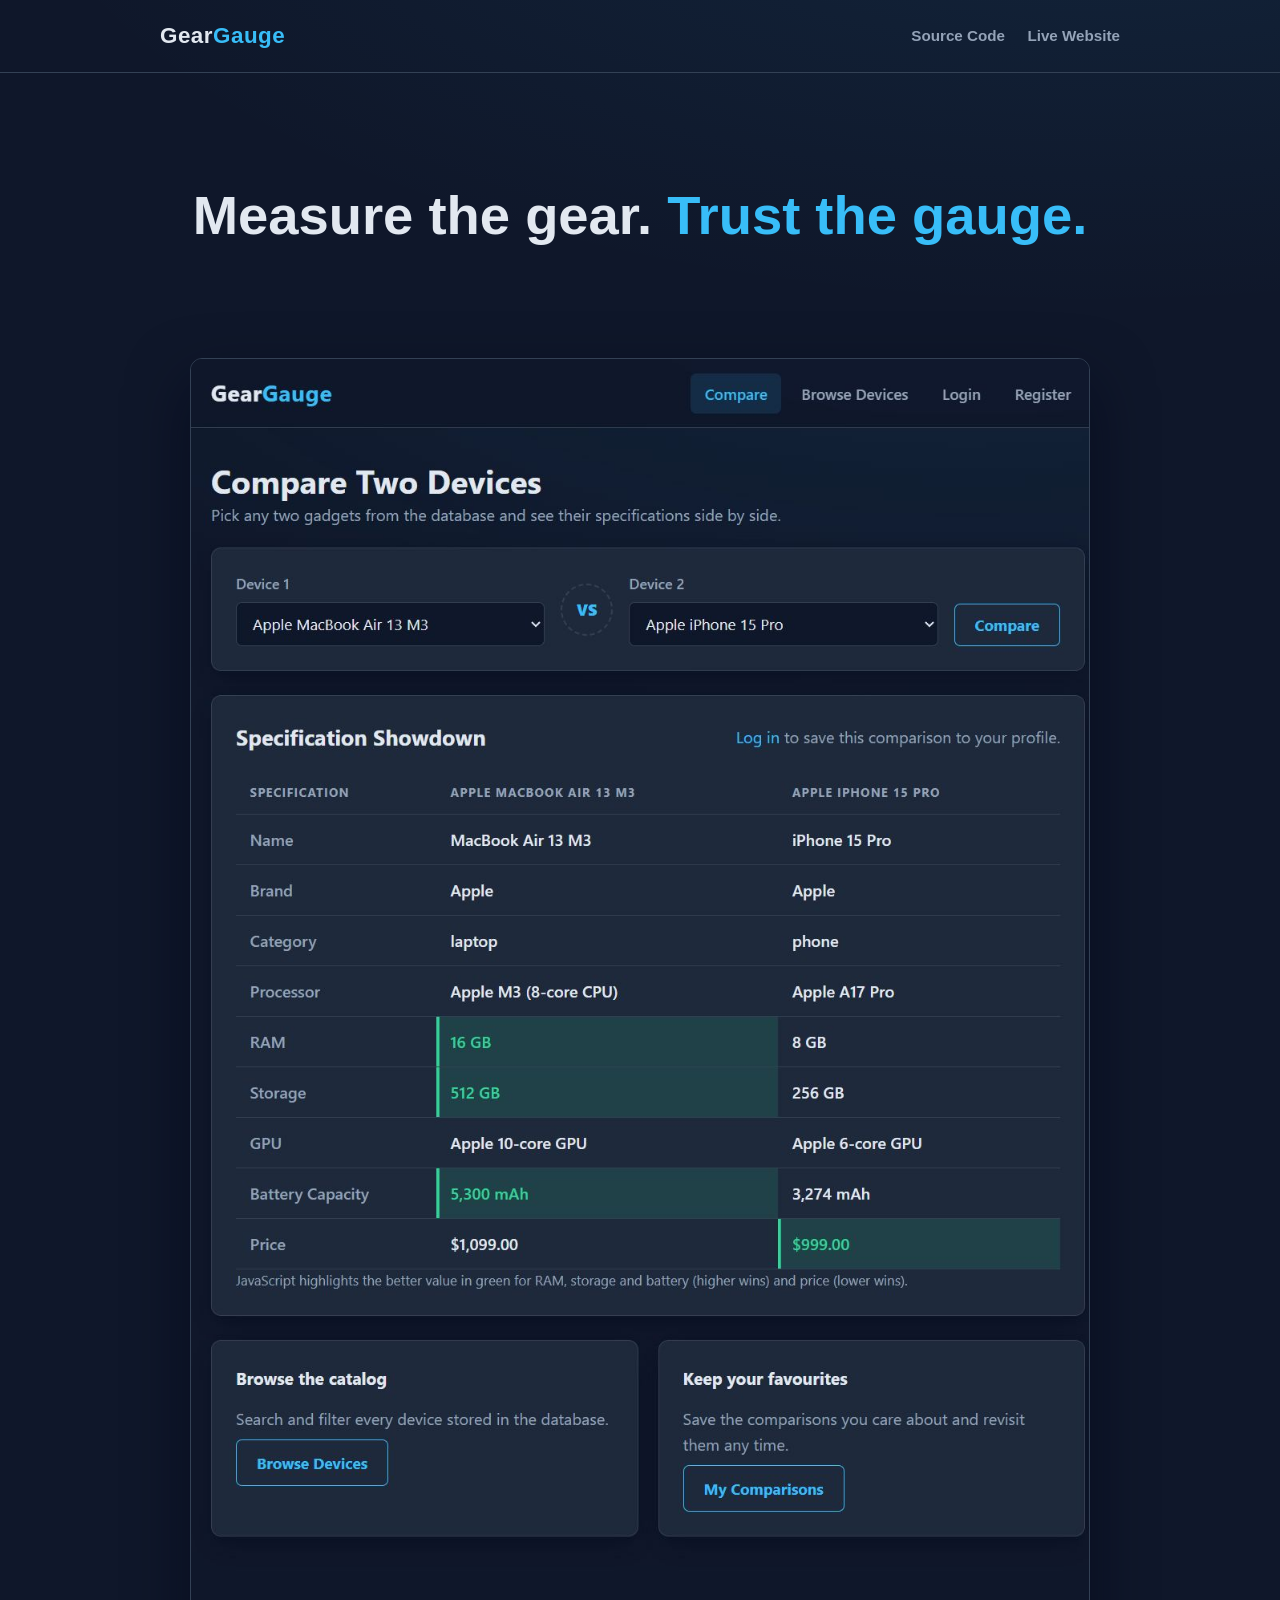
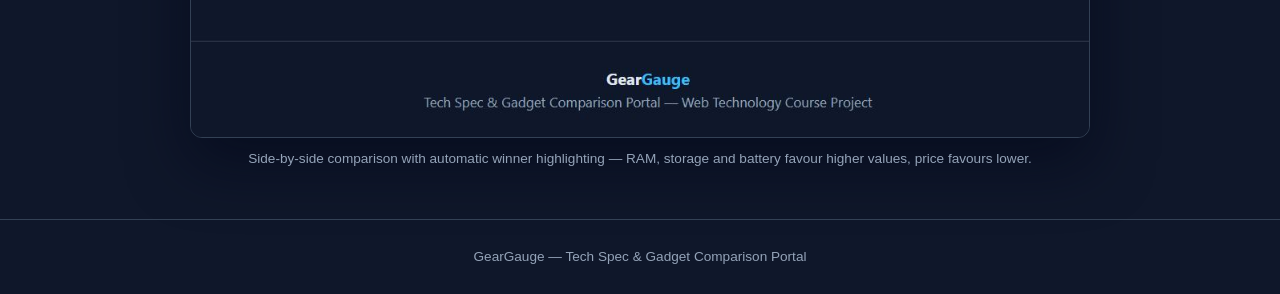
<file: docs/index.html>
<!DOCTYPE html>
<html lang="en">
<head>
    <meta charset="UTF-8">
    <meta name="viewport" content="width=device-width, initial-scale=1.0">
    <meta name="description" content="Gear Gauge - Tech Spec &amp; Gadget Comparison Portal. Compare laptops, phones, tablets and Android TVs side by side. Built with PHP, MySQLi and vanilla JavaScript.">
    <title>Gear Gauge — Tech Spec &amp; Gadget Comparison Portal</title>
    <link rel="icon" type="image/svg+xml" href="favicon.svg">
    <style>
        :root {
            --bg-color: #0f172a;
            --surface-color: #1e293b;
            --border-color: #334155;
            --text-color: #e2e8f0;
            --muted-color: #94a3b8;
            --accent-color: #38bdf8;
            --accent-soft-color: rgba(56, 189, 248, 0.12);
            --success-color: #34d399;
            --radius: 12px;
        }

        * {
            margin: 0;
            padding: 0;
            box-sizing: border-box;
        }

        body {
            font-family: "Segoe UI", "Helvetica Neue", Arial, sans-serif;
            background:
                radial-gradient(1100px 500px at 85% -10%, rgba(56, 189, 248, 0.09), transparent),
                var(--bg-color);
            color: var(--text-color);
            line-height: 1.6;
            min-height: 100vh;
        }

        .container {
            max-width: 1000px;
            margin: 0 auto;
            padding: 0 20px;
        }

        header {
            border-bottom: 1px solid var(--border-color);
            padding: 18px 0;
        }

        .navbar {
            display: flex;
            align-items: center;
            justify-content: space-between;
            gap: 16px;
            flex-wrap: wrap;
        }

        .brand {
            font-size: 1.4rem;
            font-weight: 700;
            color: var(--text-color);
            text-decoration: none;
            letter-spacing: 0.5px;
        }

        .brand span {
            color: var(--accent-color);
        }

        .nav-links a {
            color: var(--muted-color);
            text-decoration: none;
            font-weight: 600;
            margin-left: 18px;
            font-size: 0.95rem;
        }

        .nav-links a:hover {
            color: var(--accent-color);
        }

        .hero {
            text-align: center;
            padding: 110px 0 60px;
        }

        .hero h1 {
            font-size: 3.4rem;
            line-height: 1.2;
        }

        .hero h1 span {
            color: var(--accent-color);
        }

        .screenshot-frame {
            margin: 50px auto 10px;
            max-width: 900px;
            border: 1px solid var(--border-color);
            border-radius: var(--radius);
            overflow: hidden;
            box-shadow: 0 25px 60px rgba(2, 6, 23, 0.55);
        }

        .screenshot-frame img {
            display: block;
            width: 100%;
            height: auto;
        }

        .caption {
            text-align: center;
            color: var(--muted-color);
            font-size: 0.85rem;
            margin-bottom: 50px;
        }

        footer {
            border-top: 1px solid var(--border-color);
            padding: 26px 0;
            text-align: center;
            color: var(--muted-color);
            font-size: 0.85rem;
        }

        @media (max-width: 640px) {
            .hero h1 {
                font-size: 2.1rem;
            }
        }
    </style>
</head>
<body>
    <header>
        <nav class="navbar container">
            <a class="brand" href="index.html">Gear<span>Gauge</span></a>
            <div class="nav-links">
                <a href="https://github.com/Hiten808/GearGauge">Source Code</a>
                <a href="app.html">Live Website</a>
            </div>
        </nav>
    </header>
    <main>
        <section class="hero container">
            <h1>Measure the gear. <span>Trust the gauge.</span></h1>
        </section>
        <section class="container">
            <div class="screenshot-frame">
                <img src="preview.jpeg" alt="Gear Gauge comparison page showing a MacBook Air 13 M3 versus iPhone 15 Pro with winning specifications highlighted in green">
            </div>
            <p class="caption">Side-by-side comparison with automatic winner highlighting — RAM, storage and battery favour higher values, price favours lower.</p>
        </section>
    </main>
    <footer>
        <div class="container">
            <p>GearGauge — Tech Spec &amp; Gadget Comparison Portal</p>
        </div>
    </footer>
</body>
</html>
</file>
